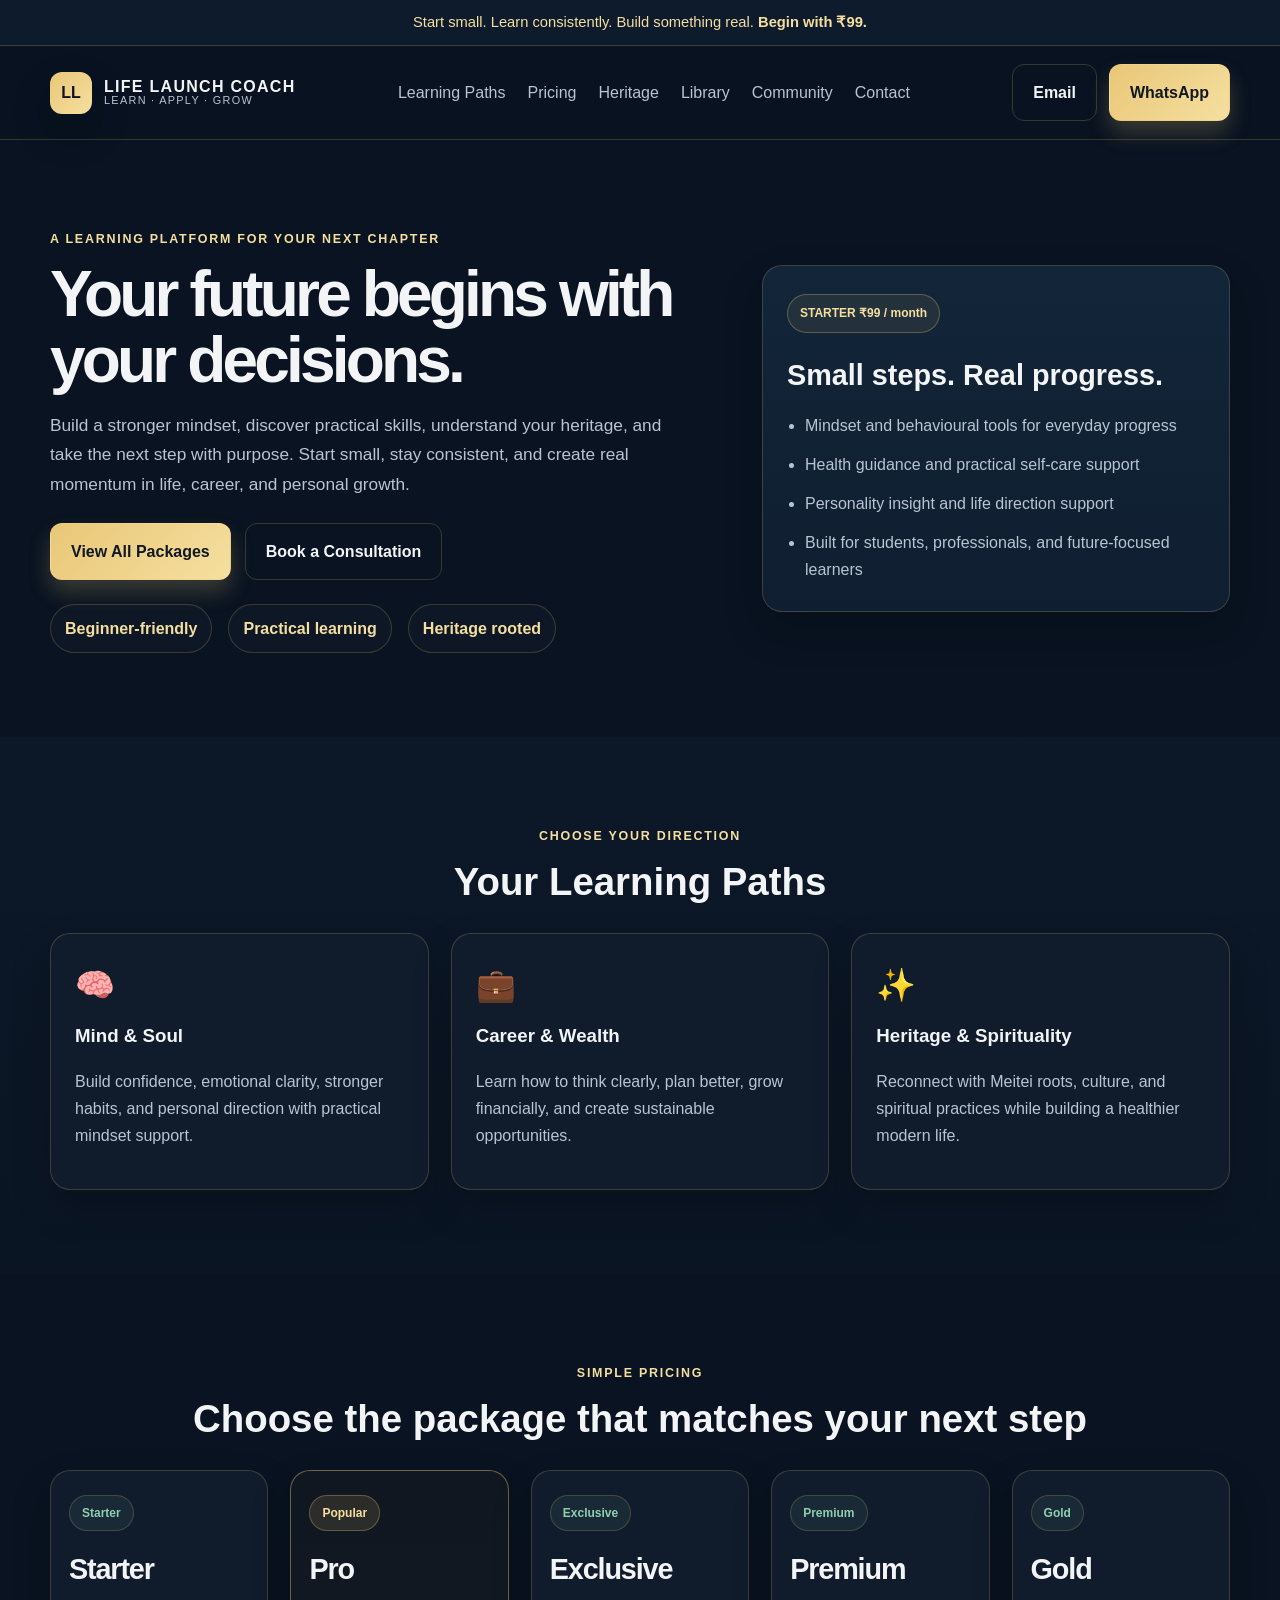
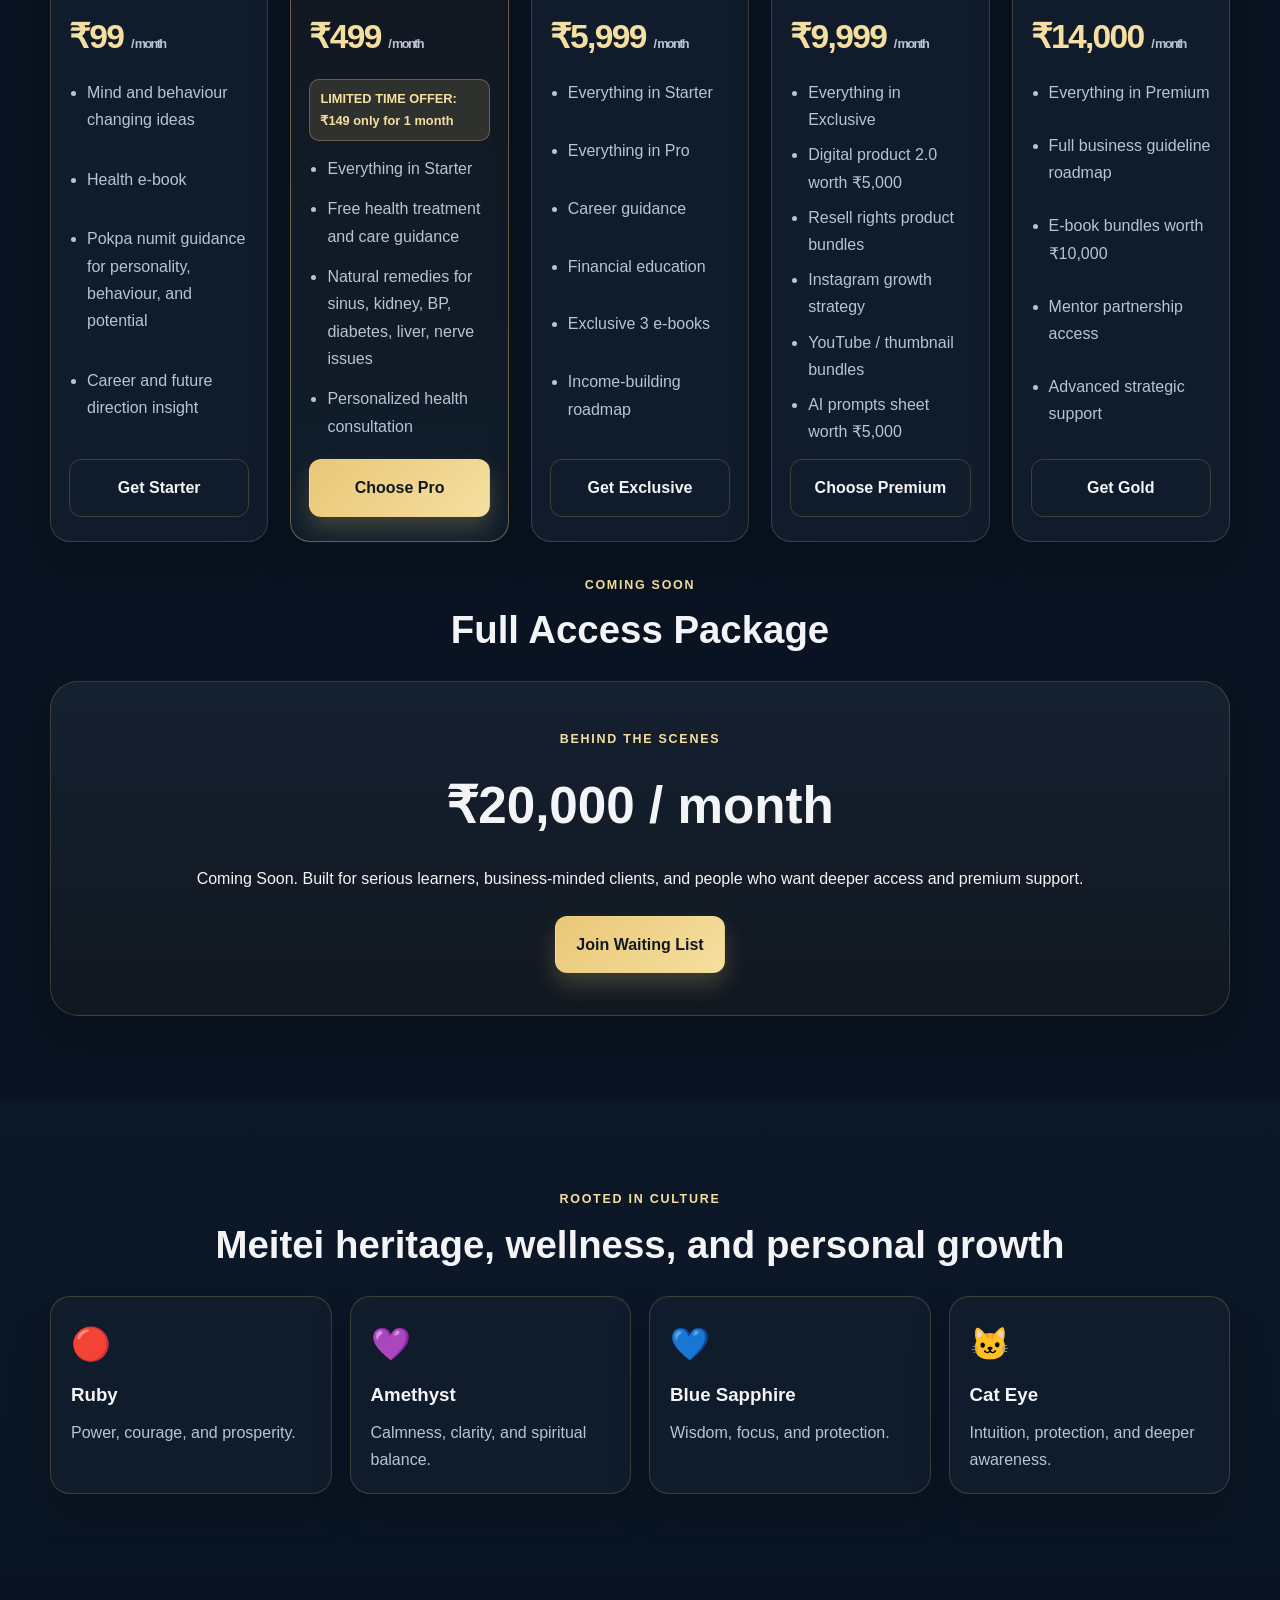
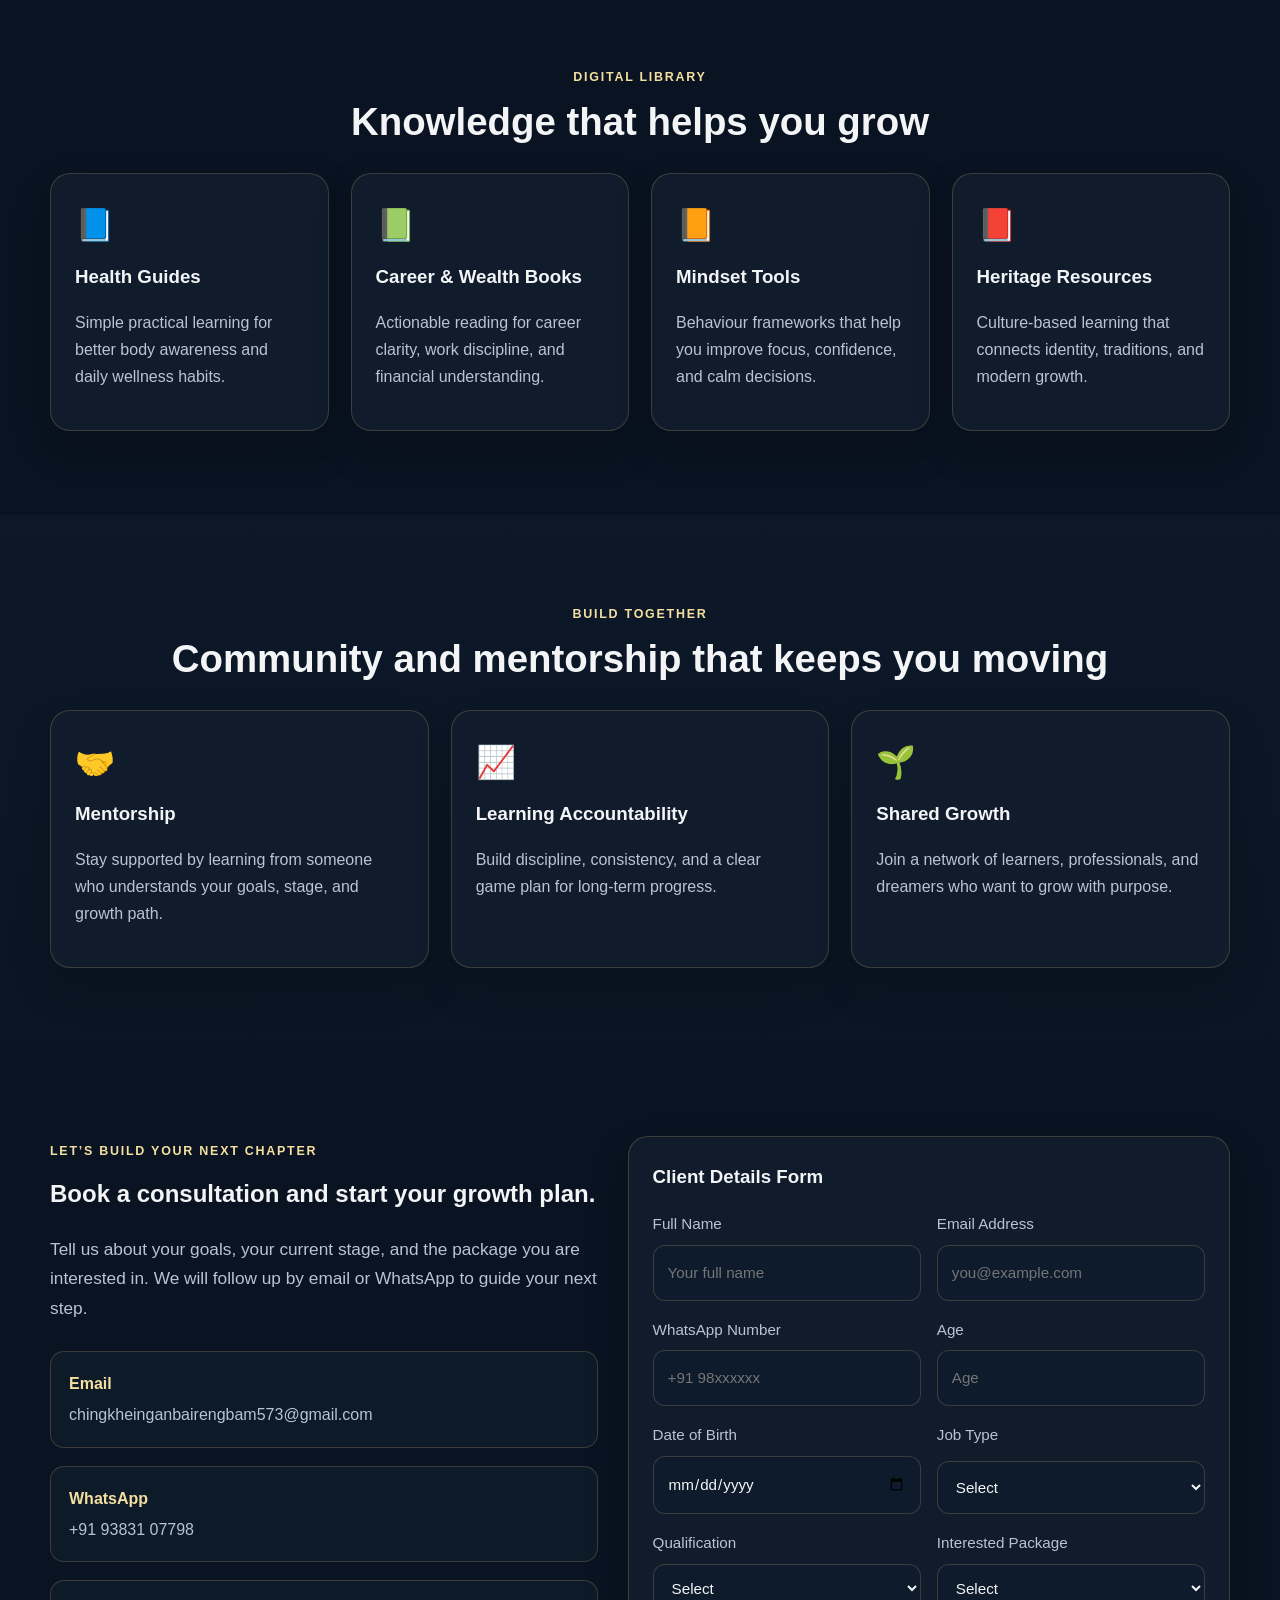
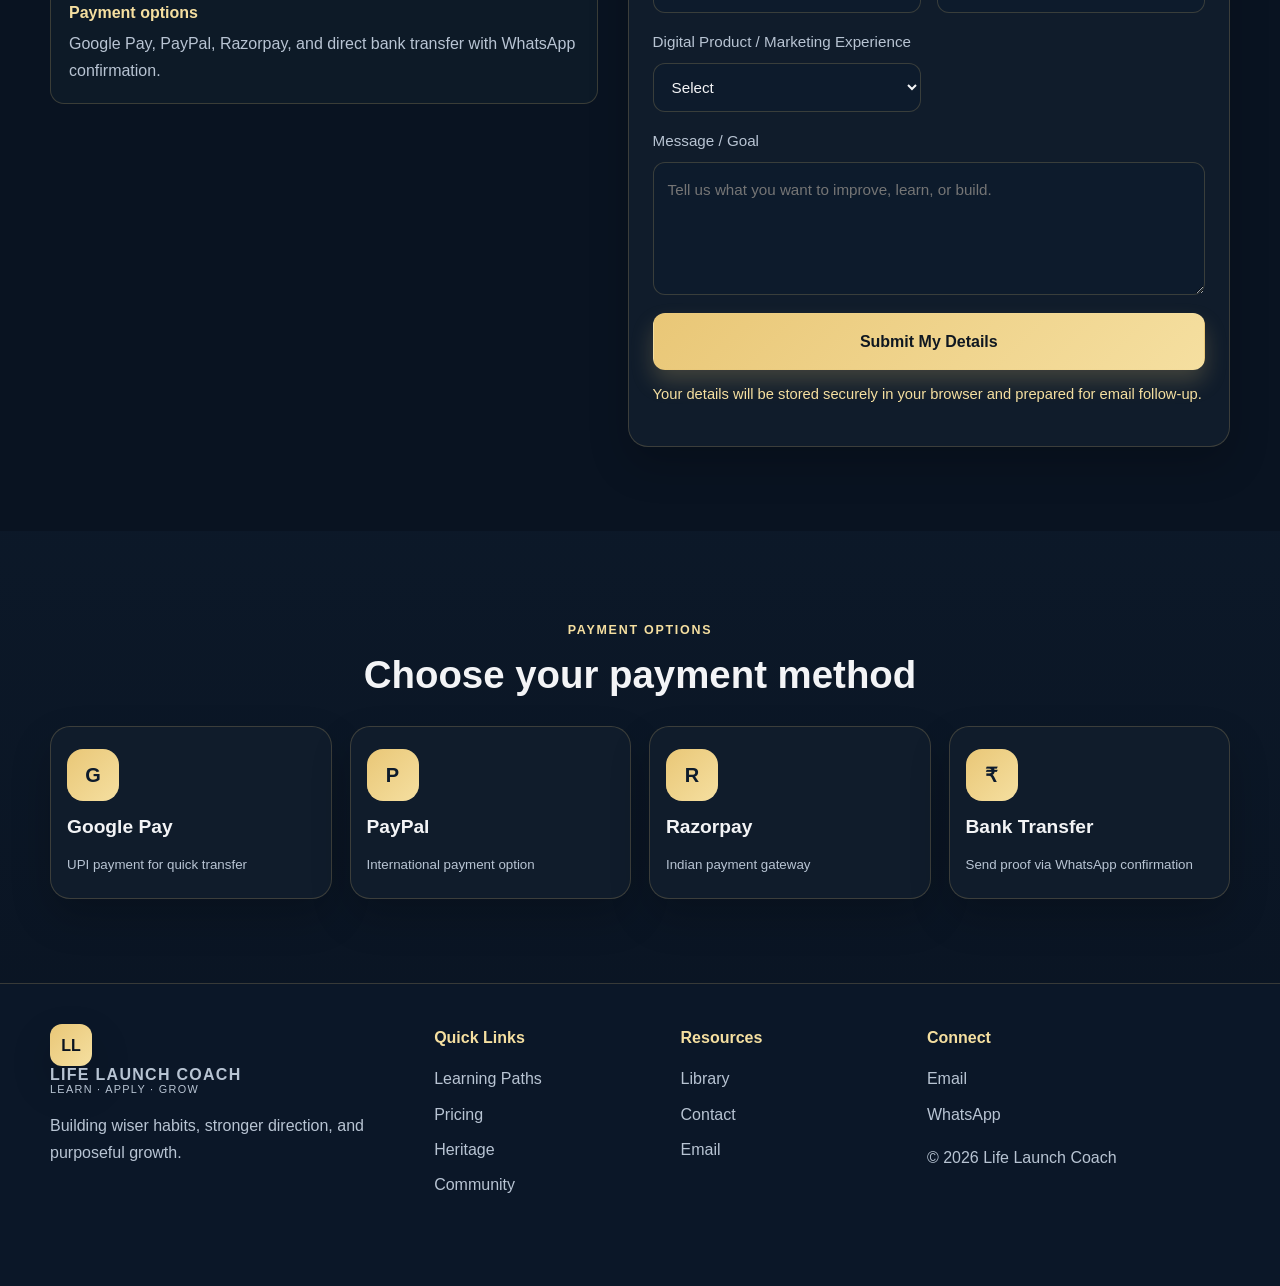
<file: index.html>
<!doctype html>
<html lang="en">
<head>
  <meta charset="utf-8">
  <meta name="viewport" content="width=device-width, initial-scale=1">
  <meta name="theme-color" content="#0a1423">
  <meta name="description" content="Life Launch Coach helps you build mindset, practical skills, financial direction, heritage awareness, and confident growth.">
  <title>Life Launch Coach | Learn. Apply. Grow.</title>
  <link rel="stylesheet" href="style.css">
  <style>
    :root {
      --bg: #091321;
      --panel: #101f32;
      --panel-strong: #14263b;
      --gold: #e9c777;
      --gold-soft: #f5dfa0;
      --text: #f3f4f6;
      --muted: #b8c4d3;
      --line: rgba(233, 199, 119, 0.2);
      --green: #8fcfb1;
      --max: 1180px;
      --radius: 20px;
      --shadow: 0 18px 40px rgba(0, 0, 0, 0.2);
    }

    * { box-sizing: border-box; }
    html { scroll-behavior: smooth; }
    body {
      margin: 0;
      background: var(--bg);
      color: var(--text);
      font: 16px/1.7 "Segoe UI", Arial, sans-serif;
    }
    a { color: inherit; text-decoration: none; }
    img { max-width: 100%; display: block; }
    button, input, select, textarea { font: inherit; }
    .wrap { width: min(var(--max), calc(100% - 32px)); margin: 0 auto; }
    .section { padding: 84px 0; }
    .section.alt { background: linear-gradient(180deg, rgba(20,38,59,0.28), rgba(20,38,59,0.1)); }
    .center { text-align: center; }
    .eyebrow {
      display: inline-block;
      margin: 0 0 12px;
      color: var(--gold-soft);
      font-size: .78rem;
      letter-spacing: .14em;
      text-transform: uppercase;
      font-weight: 700;
    }
    h1, h2, h3, h4, h5 { margin-top: 0; }
    .topline {
      background: #0d1b2c;
      border-bottom: 1px solid var(--line);
      color: var(--gold-soft);
      text-align: center;
      font-size: .92rem;
      padding: 10px 14px;
    }
    .site-header {
      position: sticky;
      top: 0;
      z-index: 20;
      backdrop-filter: blur(12px);
      background: rgba(9,19,33,0.9);
      border-bottom: 1px solid var(--line);
    }
    .site-header-inner {
      display: flex;
      align-items: center;
      justify-content: space-between;
      gap: 18px;
      padding: 18px 0;
    }
    .brand { display: flex; align-items: center; gap: 12px; }
    .brand-mark {
      width: 42px; height: 42px; border-radius: 12px;
      display: grid; place-items: center;
      background: linear-gradient(135deg, var(--gold), var(--gold-soft));
      color: #091321; font-weight: 800; box-shadow: var(--shadow);
    }
    .brand-text { display: flex; flex-direction: column; line-height: 1.1; }
    .brand-text strong { font-size: 1rem; letter-spacing: .08em; }
    .brand-text small { font-size: .68rem; color: var(--muted); letter-spacing: .12em; }
    .nav { display: flex; align-items: center; gap: 22px; color: var(--muted); }
    .nav a { transition: .2s ease; }
    .nav a:hover { color: var(--gold-soft); }
    .header-actions { display: flex; align-items: center; gap: 12px; }
    .btn {
      display: inline-flex;
      align-items: center;
      justify-content: center;
      border-radius: 12px;
      padding: 14px 20px;
      border: 1px solid transparent;
      font-weight: 700;
      transition: .2s ease;
      cursor: pointer;
    }
    .btn:hover { transform: translateY(-1px); }
    .btn-gold {
      background: linear-gradient(135deg, var(--gold), var(--gold-soft));
      color: #101821;
      box-shadow: 0 12px 22px rgba(233,199,119,0.22);
    }
    .btn-light {
      background: rgba(255, 255, 255, 0.04);
      border-color: var(--line);
      color: var(--text);
    }
    .btn-outline {
      background: transparent;
      border-color: var(--line);
      color: var(--text);
    }
    .hero-grid {
      display: grid;
      grid-template-columns: 1.3fr .9fr;
      gap: 36px;
      align-items: center;
    }
    .hero-copy h1 {
      margin: 0 0 18px;
      font-size: clamp(2.6rem, 5vw, 5rem);
      line-height: 1.02;
      letter-spacing: -0.06em;
    }
    .lead {
      color: var(--muted);
      font-size: 1.08rem;
      max-width: 640px;
    }
    .hero-actions { display: flex; gap: 14px; flex-wrap: wrap; margin-top: 24px; }
    .trust-row {
      display: flex; gap: 16px; flex-wrap: wrap; margin-top: 24px;
      color: var(--gold-soft); font-weight: 600;
    }
    .trust-row span {
      padding: 10px 14px; border: 1px solid var(--line); border-radius: 999px;
      background: rgba(255,255,255,0.02);
    }
    .hero-panel {
      background: linear-gradient(180deg, rgba(20,38,59,0.95), rgba(16,31,50,0.95));
      border: 1px solid var(--line);
      border-radius: var(--radius);
      padding: 28px 24px;
      box-shadow: var(--shadow);
    }
    .mini-badge {
      display: inline-block; padding: 8px 12px; border-radius: 999px;
      border: 1px solid rgba(233,199,119,0.3); color: var(--gold-soft);
      background: rgba(233,199,119,0.08); font-size: .75rem; font-weight: 700;
    }
    .hero-panel h3 { margin: 18px 0 12px; font-size: 1.8rem; }
    .bullet-list { margin: 0; padding-left: 18px; color: var(--muted); display: grid; gap: 12px; }

    .section-head { margin-bottom: 30px; }
    .section-head h2 { margin: 0; font-size: clamp(2rem, 3vw, 3.2rem); line-height: 1.12; }

    .card-grid, .pricing-grid, .steps-grid, .notice-grid, .featured-grid {
      display: grid; gap: 22px;
    }
    .three-col { grid-template-columns: repeat(3, 1fr); }
    .pricing-grid { grid-template-columns: repeat(5, minmax(0, 1fr)); }
    .steps-grid { grid-template-columns: repeat(3, 1fr); }
    .featured-grid { grid-template-columns: repeat(4, 1fr); }

    .info-card, .step-box, .notice-box, .pricing-card, .contact-card, .stone-card, .payment-card {
      background: rgba(17,30,44,0.96);
      border: 1px solid var(--line);
      border-radius: var(--radius);
      box-shadow: var(--shadow);
    }
    .info-card, .step-box, .notice-box { padding: 24px; }
    .card-icon { font-size: 2rem; margin-bottom: 8px; }
    .info-card h3, .step-box h3, .notice-box h3 { margin: 0 0 10px; }
    .info-card p, .step-box p, .notice-box p, .legal-content p { color: var(--muted); }

    .pricing-card {
      position: relative;
      padding: 24px 18px;
      display: flex;
      flex-direction: column;
      gap: 14px;
      min-height: 100%;
    }
    .pricing-card.featured { border-color: rgba(233,199,119,0.42); background: linear-gradient(180deg, rgba(18,24,32,0.96), rgba(17,30,44,0.96)); }
    .pill {
      align-self: flex-start;
      padding: 7px 12px;
      border-radius: 999px;
      background: rgba(143,207,177,0.08);
      border: 1px solid var(--line);
      color: var(--green);
      font-size: .75rem;
      font-weight: 700;
    }
    .pill-gold {
      background: rgba(233,199,119,0.12);
      color: var(--gold-soft);
      border-color: rgba(233,199,119,0.3);
    }
    .pricing-card h3 { margin: 0; font-size: 1.8rem; letter-spacing: -0.04em; }
    .pricing-card ul { margin: 0; padding-left: 18px; color: var(--muted); display: grid; gap: 8px; flex: 1; }
    .price-tag {
      font-size: 2.1rem; font-weight: 800; letter-spacing: -0.05em;
      color: var(--gold-soft);
    }
    .price-tag small { font-size: .8rem; color: var(--muted); }
    .offer-banner {
      display: inline-block; padding: 8px 10px; border-radius: 10px;
      background: rgba(233,199,119,0.14); border: 1px solid rgba(233,199,119,0.32);
      color: var(--gold-soft); font-weight: 700; font-size: .8rem;
    }
    .cta-box {
      text-align: center;
      background: linear-gradient(180deg, rgba(22,33,49,0.94), rgba(18,24,32,0.94));
      border: 1px solid var(--line);
      border-radius: 28px;
      padding: 42px 28px;
      box-shadow: var(--shadow);
    }
    .cta-box h2 { margin: 0 0 12px; font-size: clamp(2rem, 4vw, 3.2rem); }
    .contact-layout { display: grid; grid-template-columns: 1fr 1.1fr; gap: 30px; align-items: start; }
    .contact-points { display: grid; gap: 18px; margin-top: 28px; }
    .contact-item {
      padding: 18px; background: rgba(17,30,44,0.7); border: 1px solid var(--line); border-radius: 14px;
    }
    .contact-item strong { display: block; margin-bottom: 4px; color: var(--gold-soft); }
    .contact-item a, .contact-item p { color: var(--muted); margin: 0; }
    .contact-card { padding: 24px; }
    .contact-card h3 { margin: 0 0 18px; }
    .form-grid { display: grid; grid-template-columns: repeat(2, minmax(0, 1fr)); gap: 16px; }
    .contact-card label {
      display: grid; gap: 8px; color: var(--muted); margin-bottom: 0;
      font-size: .95rem;
    }
    .contact-card input, .contact-card select, .contact-card textarea {
      width: 100%; padding: 14px 14px; border-radius: 12px; border: 1px solid var(--line);
      background: #0d1b2c; color: var(--text); outline: none;
    }
    .contact-card input:focus, .contact-card select:focus, .contact-card textarea:focus {
      border-color: rgba(233,199,119,0.6); box-shadow: 0 0 0 2px rgba(233,199,119,0.08);
    }
    .full-width { grid-column: 1 / -1; }
    .full-width-btn { width: 100%; margin-top: 18px; }
    .form-status { margin-top: 12px; color: var(--gold-soft); font-size: .92rem; }
    .payment-grid { display: grid; grid-template-columns: repeat(4, minmax(0, 1fr)); gap: 18px; }
    .payment-card {
      display: flex; flex-direction: column; gap: 10px; padding: 22px 16px; color: var(--text); text-align: left;
    }
    .payment-icon {
      width: 52px; height: 52px; display: grid; place-items: center;
      border-radius: 16px; color: #0d1b2c; background: linear-gradient(135deg, var(--gold), var(--gold-soft));
      font-weight: 800; font-size: 1.25rem;
    }
    .payment-card strong { font-size: 1.2rem; }
    .payment-card small { color: var(--muted); }
    .stone-grid { display: grid; gap: 18px; grid-template-columns: repeat(4, minmax(0, 1fr)); }
    .stone-card { padding: 20px; }
    .stone-card .gem { font-size: 2rem; margin-bottom: 8px; }
    .stone-card h3 { margin: 0 0 8px; }
    .stone-card p { margin: 0; color: var(--muted); }
    .site-footer { padding: 40px 0 80px; border-top: 1px solid var(--line); background: #0b1728; }
    .footer-grid { display: grid; grid-template-columns: 1.3fr .8fr .8fr 1.1fr; gap: 26px; }
    .site-footer h4 { margin: 0 0 14px; color: var(--gold-soft); }
    .site-footer a { display: block; color: var(--muted); margin-bottom: 8px; }
    .site-footer p { color: var(--muted); }
    @media (max-width: 980px) {
      .hero-grid, .contact-layout, .pricing-grid, .payment-grid, .stone-grid, .footer-grid { grid-template-columns: 1fr 1fr; }
      .nav { display: none; }
      .pricing-grid { grid-template-columns: repeat(2, minmax(0, 1fr)); }
    }
    @media (max-width: 680px) {
      .section { padding: 68px 0; }
      .hero-grid, .contact-layout, .pricing-grid, .payment-grid, .stone-grid, .footer-grid, .form-grid { grid-template-columns: 1fr; }
      .header-actions { width: 100%; }
      .header-actions .btn { flex: 1; }
      .hero-actions { display: grid; grid-template-columns: 1fr; }
      .btn { width: 100%; }
      .pricing-grid { grid-template-columns: 1fr; }
    }
  </style>
</head>
<body>
  <div class="topline">Start small. Learn consistently. Build something real. <strong>Begin with ₹99.</strong></div>

  <header class="site-header">
    <div class="wrap site-header-inner">
      <a class="brand" href="#home" aria-label="Life Launch Coach home">
        <span class="brand-mark">LL</span>
        <span class="brand-text">
          <strong>LIFE LAUNCH COACH</strong>
          <small>LEARN · APPLY · GROW</small>
        </span>
      </a>

      <nav class="nav" aria-label="Main navigation">
        <a href="#paths">Learning Paths</a>
        <a href="#pricing">Pricing</a>
        <a href="#heritage">Heritage</a>
        <a href="#library">Library</a>
        <a href="#community">Community</a>
        <a href="#contact">Contact</a>
      </nav>

      <div class="header-actions">
        <a class="btn btn-outline" href="mailto:chingkheinganbairengbam573@gmail.com">Email</a>
        <a class="btn btn-gold" href="https://wa.me/919383107798?text=Hello%20Life%20Launch%20Coach%2C%20I%20want%20to%20know%20more%20about%20your%20packages." target="_blank" rel="noreferrer">WhatsApp</a>
      </div>
    </div>
  </header>

  <main id="home">
    <section class="section">
      <div class="wrap hero-grid">
        <div class="hero-copy">
          <div class="eyebrow">A learning platform for your next chapter</div>
          <h1>Your future begins with your decisions.</h1>
          <p class="lead">Build a stronger mindset, discover practical skills, understand your heritage, and take the next step with purpose. Start small, stay consistent, and create real momentum in life, career, and personal growth.</p>
          <div class="hero-actions">
            <a class="btn btn-gold" href="#pricing">View All Packages</a>
            <a class="btn btn-outline" href="#contact">Book a Consultation</a>
          </div>
          <div class="trust-row">
            <span>Beginner-friendly</span>
            <span>Practical learning</span>
            <span>Heritage rooted</span>
          </div>
        </div>

        <aside class="hero-panel">
          <span class="mini-badge">STARTER ₹99 / month</span>
          <h3>Small steps. Real progress.</h3>
          <ul class="bullet-list">
            <li>Mindset and behavioural tools for everyday progress</li>
            <li>Health guidance and practical self-care support</li>
            <li>Personality insight and life direction support</li>
            <li>Built for students, professionals, and future-focused learners</li>
          </ul>
        </aside>
      </div>
    </section>

    <section class="section alt" id="paths">
      <div class="wrap">
        <div class="section-head center">
          <div class="eyebrow">Choose your direction</div>
          <h2>Your Learning Paths</h2>
        </div>

        <div class="card-grid three-col">
          <article class="info-card">
            <div class="card-icon">🧠</div>
            <h3>Mind &amp; Soul</h3>
            <p>Build confidence, emotional clarity, stronger habits, and personal direction with practical mindset support.</p>
          </article>

          <article class="info-card">
            <div class="card-icon">💼</div>
            <h3>Career &amp; Wealth</h3>
            <p>Learn how to think clearly, plan better, grow financially, and create sustainable opportunities.</p>
          </article>

          <article class="info-card">
            <div class="card-icon">✨</div>
            <h3>Heritage &amp; Spirituality</h3>
            <p>Reconnect with Meitei roots, culture, and spiritual practices while building a healthier modern life.</p>
          </article>
        </div>
      </div>
    </section>

    <section class="section" id="pricing">
      <div class="wrap">
        <div class="section-head center">
          <div class="eyebrow">Simple pricing</div>
          <h2>Choose the package that matches your next step</h2>
        </div>

        <div class="pricing-grid">
          <article class="pricing-card">
            <span class="pill">Starter</span>
            <h3>Starter</h3>
            <div class="price-tag">₹99 <small>/ month</small></div>
            <ul>
              <li>Mind and behaviour changing ideas</li>
              <li>Health e-book</li>
              <li>Pokpa numit guidance for personality, behaviour, and potential</li>
              <li>Career and future direction insight</li>
            </ul>
            <a class="btn btn-outline" href="#contact">Get Starter</a>
          </article>

          <article class="pricing-card featured">
            <span class="pill pill-gold">Popular</span>
            <h3>Pro</h3>
            <div class="price-tag">₹499 <small>/ month</small></div>
            <div class="offer-banner">LIMITED TIME OFFER: ₹149 only for 1 month</div>
            <ul>
              <li>Everything in Starter</li>
              <li>Free health treatment and care guidance</li>
              <li>Natural remedies for sinus, kidney, BP, diabetes, liver, nerve issues</li>
              <li>Personalized health consultation</li>
            </ul>
            <a class="btn btn-gold" href="#contact">Choose Pro</a>
          </article>

          <article class="pricing-card">
            <span class="pill">Exclusive</span>
            <h3>Exclusive</h3>
            <div class="price-tag">₹5,999 <small>/ month</small></div>
            <ul>
              <li>Everything in Starter</li>
              <li>Everything in Pro</li>
              <li>Career guidance</li>
              <li>Financial education</li>
              <li>Exclusive 3 e-books</li>
              <li>Income-building roadmap</li>
            </ul>
            <a class="btn btn-outline" href="#contact">Get Exclusive</a>
          </article>

          <article class="pricing-card">
            <span class="pill">Premium</span>
            <h3>Premium</h3>
            <div class="price-tag">₹9,999 <small>/ month</small></div>
            <ul>
              <li>Everything in Exclusive</li>
              <li>Digital product 2.0 worth ₹5,000</li>
              <li>Resell rights product bundles</li>
              <li>Instagram growth strategy</li>
              <li>YouTube / thumbnail bundles</li>
              <li>AI prompts sheet worth ₹5,000</li>
            </ul>
            <a class="btn btn-outline" href="#contact">Choose Premium</a>
          </article>

          <article class="pricing-card">
            <span class="pill">Gold</span>
            <h3>Gold</h3>
            <div class="price-tag">₹14,000 <small>/ month</small></div>
            <ul>
              <li>Everything in Premium</li>
              <li>Full business guideline roadmap</li>
              <li>E-book bundles worth ₹10,000</li>
              <li>Mentor partnership access</li>
              <li>Advanced strategic support</li>
            </ul>
            <a class="btn btn-outline" href="#contact">Get Gold</a>
          </article>
        </div>

        <div class="section-head center" style="margin-top: 28px;">
          <div class="eyebrow">Coming soon</div>
          <h2>Full Access Package</h2>
        </div>

        <div class="cta-box" style="margin-top: 20px;">
          <div class="eyebrow">Behind the scenes</div>
          <h2>₹20,000 / month</h2>
          <p>Coming Soon. Built for serious learners, business-minded clients, and people who want deeper access and premium support.</p>
          <div class="hero-actions" style="justify-content: center;">
            <a class="btn btn-gold" href="#contact">Join Waiting List</a>
          </div>
        </div>
      </div>
    </section>

    <section class="section alt" id="heritage">
      <div class="wrap">
        <div class="section-head center">
          <div class="eyebrow">Rooted in culture</div>
          <h2>Meitei heritage, wellness, and personal growth</h2>
        </div>

        <div class="stone-grid">
          <div class="stone-card">
            <div class="gem">🔴</div>
            <h3>Ruby</h3>
            <p>Power, courage, and prosperity.</p>
          </div>
          <div class="stone-card">
            <div class="gem">💜</div>
            <h3>Amethyst</h3>
            <p>Calmness, clarity, and spiritual balance.</p>
          </div>
          <div class="stone-card">
            <div class="gem">💙</div>
            <h3>Blue Sapphire</h3>
            <p>Wisdom, focus, and protection.</p>
          </div>
          <div class="stone-card">
            <div class="gem">🐱</div>
            <h3>Cat Eye</h3>
            <p>Intuition, protection, and deeper awareness.</p>
          </div>
        </div>
      </div>
    </section>

    <section class="section" id="library">
      <div class="wrap">
        <div class="section-head center">
          <div class="eyebrow">Digital library</div>
          <h2>Knowledge that helps you grow</h2>
        </div>

        <div class="featured-grid">
          <article class="info-card">
            <div class="card-icon">📘</div>
            <h3>Health Guides</h3>
            <p>Simple practical learning for better body awareness and daily wellness habits.</p>
          </article>
          <article class="info-card">
            <div class="card-icon">📗</div>
            <h3>Career &amp; Wealth Books</h3>
            <p>Actionable reading for career clarity, work discipline, and financial understanding.</p>
          </article>
          <article class="info-card">
            <div class="card-icon">📙</div>
            <h3>Mindset Tools</h3>
            <p>Behaviour frameworks that help you improve focus, confidence, and calm decisions.</p>
          </article>
          <article class="info-card">
            <div class="card-icon">📕</div>
            <h3>Heritage Resources</h3>
            <p>Culture-based learning that connects identity, traditions, and modern growth.</p>
          </article>
        </div>
      </div>
    </section>

    <section class="section alt" id="community">
      <div class="wrap">
        <div class="section-head center">
          <div class="eyebrow">Build together</div>
          <h2>Community and mentorship that keeps you moving</h2>
        </div>

        <div class="card-grid three-col">
          <article class="info-card">
            <div class="card-icon">🤝</div>
            <h3>Mentorship</h3>
            <p>Stay supported by learning from someone who understands your goals, stage, and growth path.</p>
          </article>
          <article class="info-card">
            <div class="card-icon">📈</div>
            <h3>Learning Accountability</h3>
            <p>Build discipline, consistency, and a clear game plan for long-term progress.</p>
          </article>
          <article class="info-card">
            <div class="card-icon">🌱</div>
            <h3>Shared Growth</h3>
            <p>Join a network of learners, professionals, and dreamers who want to grow with purpose.</p>
          </article>
        </div>
      </div>
    </section>

    <section class="section" id="contact">
      <div class="wrap contact-layout">
        <div class="contact-copy">
          <div class="eyebrow">Let’s build your next chapter</div>
          <h1>Book a consultation and start your growth plan.</h1>
          <p class="lead">Tell us about your goals, your current stage, and the package you are interested in. We will follow up by email or WhatsApp to guide your next step.</p>

          <div class="contact-points">
            <div class="contact-item">
              <strong>Email</strong>
              <a href="mailto:chingkheinganbairengbam573@gmail.com">chingkheinganbairengbam573@gmail.com</a>
            </div>
            <div class="contact-item">
              <strong>WhatsApp</strong>
              <a href="https://wa.me/919383107798?text=Hello%20Life%20Launch%20Coach%2C%20I%20want%20to%20learn%20more%20about%20your%20offers." target="_blank" rel="noreferrer">+91 93831 07798</a>
            </div>
            <div class="contact-item">
              <strong>Payment options</strong>
              <p>Google Pay, PayPal, Razorpay, and direct bank transfer with WhatsApp confirmation.</p>
            </div>
          </div>
        </div>

        <div class="contact-card">
          <h3>Client Details Form</h3>
          <form id="clientForm">
            <div class="form-grid">
              <label>
                Full Name
                <input type="text" name="name" placeholder="Your full name" required>
              </label>

              <label>
                Email Address
                <input type="email" name="email" placeholder="you@example.com" required>
              </label>

              <label>
                WhatsApp Number
                <input type="tel" name="whatsapp" placeholder="+91 98xxxxxx" required>
              </label>

              <label>
                Age
                <input type="number" name="age" min="13" max="100" placeholder="Age" required>
              </label>

              <label>
                Date of Birth
                <input type="date" name="dob" required>
              </label>

              <label>
                Job Type
                <select name="jobType" required>
                  <option value="">Select</option>
                  <option>Student</option>
                  <option>Working Professional</option>
                  <option>Freelancer</option>
                  <option>Business Owner</option>
                  <option>Other</option>
                </select>
              </label>

              <label>
                Qualification
                <select name="qualification" required>
                  <option value="">Select</option>
                  <option>10th Pass</option>
                  <option>12th Pass</option>
                  <option>Graduation</option>
                  <option>Master's Degree</option>
                  <option>Other</option>
                </select>
              </label>

              <label>
                Interested Package
                <select name="package" required>
                  <option value="">Select</option>
                  <option>Starter</option>
                  <option>Pro</option>
                  <option>Exclusive</option>
                  <option>Premium</option>
                  <option>Gold</option>
                  <option>Full Access (Coming Soon)</option>
                </select>
              </label>

              <label>
                Digital Product / Marketing Experience
                <select name="experience" required>
                  <option value="">Select</option>
                  <option>Yes</option>
                  <option>No</option>
                  <option>Learning</option>
                </select>
              </label>

              <label class="full-width">
                Message / Goal
                <textarea name="message" rows="4" placeholder="Tell us what you want to improve, learn, or build."></textarea>
              </label>
            </div>

            <button class="btn btn-gold full-width-btn" type="submit">Submit My Details</button>
            <p id="formStatus" class="form-status">Your details will be stored securely in your browser and prepared for email follow-up.</p>
          </form>
        </div>
      </div>
    </section>

    <section class="section alt">
      <div class="wrap">
        <div class="section-head center">
          <div class="eyebrow">Payment options</div>
          <h2>Choose your payment method</h2>
        </div>

        <div class="payment-grid">
          <a class="payment-card" href="https://pay.google.com/" target="_blank" rel="noreferrer">
            <span class="payment-icon">G</span>
            <strong>Google Pay</strong>
            <small>UPI payment for quick transfer</small>
          </a>

          <a class="payment-card" href="https://www.paypal.com/in/home" target="_blank" rel="noreferrer">
            <span class="payment-icon">P</span>
            <strong>PayPal</strong>
            <small>International payment option</small>
          </a>

          <a class="payment-card" href="https://razorpay.com/" target="_blank" rel="noreferrer">
            <span class="payment-icon">R</span>
            <strong>Razorpay</strong>
            <small>Indian payment gateway</small>
          </a>

          <a class="payment-card" href="https://wa.me/919383107798?text=Hello%20Life%20Launch%20Coach%2C%20I%20want%20to%20confirm%20my%20bank%20transfer%20and%20WhatsApp%20confirmation." target="_blank" rel="noreferrer">
            <span class="payment-icon">₹</span>
            <strong>Bank Transfer</strong>
            <small>Send proof via WhatsApp confirmation</small>
          </a>
        </div>
      </div>
    </section>
  </main>

  <footer class="site-footer">
    <div class="wrap footer-grid">
      <div>
        <a class="brand" href="#home" aria-label="Life Launch Coach home">
          <span class="brand-mark">LL</span>
          <span class="brand-text">
            <strong>LIFE LAUNCH COACH</strong>
            <small>LEARN · APPLY · GROW</small>
          </span>
        </a>
        <p>Building wiser habits, stronger direction, and purposeful growth.</p>
      </div>

      <div>
        <h4>Quick Links</h4>
        <a href="#paths">Learning Paths</a>
        <a href="#pricing">Pricing</a>
        <a href="#heritage">Heritage</a>
        <a href="#community">Community</a>
      </div>

      <div>
        <h4>Resources</h4>
        <a href="#library">Library</a>
        <a href="#contact">Contact</a>
        <a href="mailto:chingkheinganbairengbam573@gmail.com">Email</a>
      </div>

      <div>
        <h4>Connect</h4>
        <a href="mailto:chingkheinganbairengbam573@gmail.com">Email</a>
        <a href="https://wa.me/919383107798?text=Hello%20Life%20Launch%20Coach" target="_blank" rel="noreferrer">WhatsApp</a>
        <p>© 2026 Life Launch Coach</p>
      </div>
    </div>
  </footer>

  <script>
    (function () {
      const form = document.getElementById('clientForm');
      const status = document.getElementById('formStatus');
      const storageKey = 'life-launch-coach-client-details';

      if (form) {
        form.addEventListener('submit', function (event) {
          event.preventDefault();

          const formData = Object.fromEntries(new FormData(form).entries());
          const existing = JSON.parse(localStorage.getItem(storageKey) || '[]');
          existing.unshift({ ...formData, submittedAt: new Date().toISOString() });
          localStorage.setItem(storageKey, JSON.stringify(existing));

          const emailBody = [
            'Name: ' + formData.name,
            'Email: ' + formData.email,
            'WhatsApp Number: ' + formData.whatsapp,
            'Age: ' + formData.age,
            'Date of Birth: ' + formData.dob,
            'Job Type: ' + formData.jobType,
            'Qualification: ' + formData.qualification,
            'Interested Package: ' + formData.package,
            'Digital Product / Marketing Experience: ' + formData.experience,
            '',
            'Message / Goal:',
            formData.message || 'No message provided.'
          ].join('\n');

          status.textContent = 'Your details were saved locally and a message draft has been opened for email follow-up.';
          const subject = encodeURIComponent('Life Launch Coach enquiry: ' + formData.name);
          window.location.href = 'mailto:chingkheinganbairengbam573@gmail.com?subject=' + subject + '&body=' + encodeURIComponent(emailBody);
        });
      }
    })();
  </script>
</body>
</html>
</file>
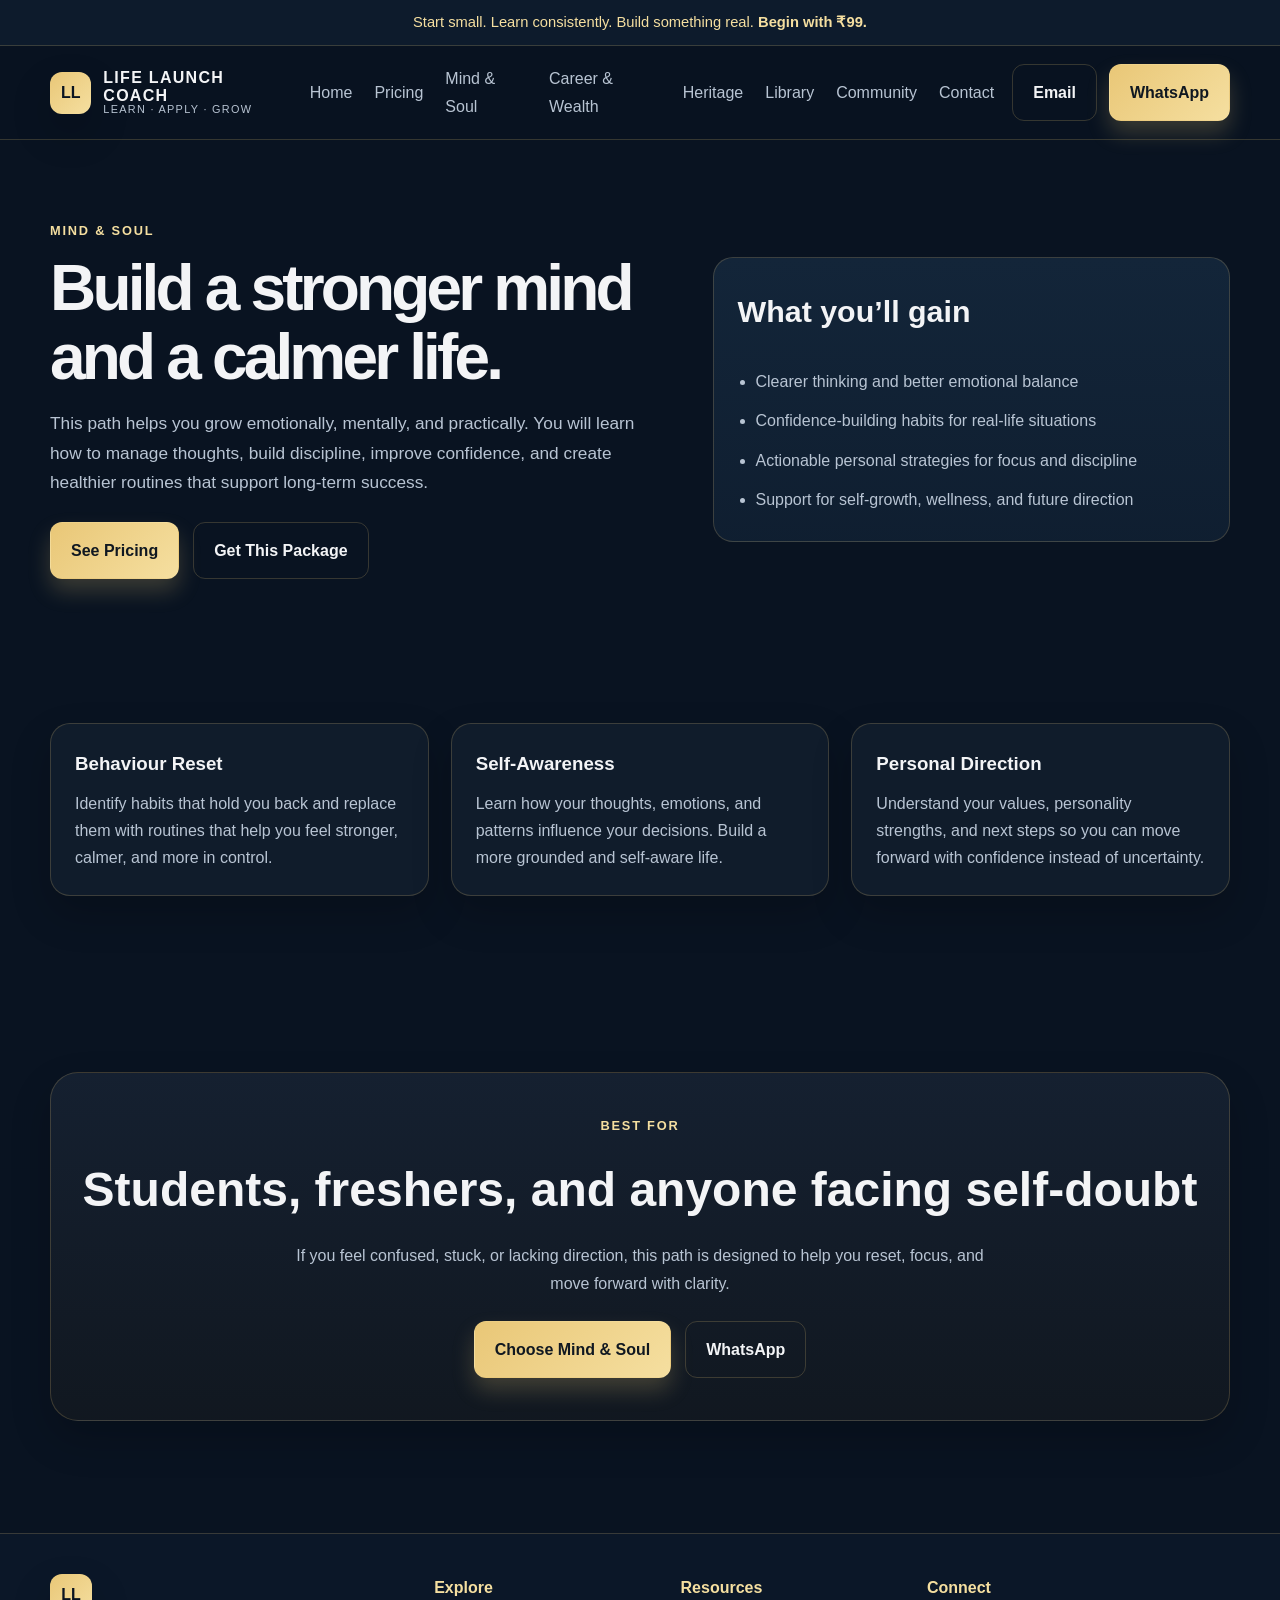
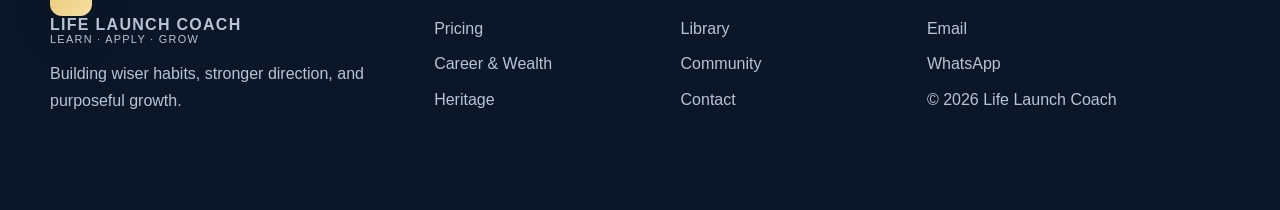
<file: mind-soul.html>
<!doctype html>
<html lang="en">
<head>
  <meta charset="utf-8">
  <meta name="viewport" content="width=device-width, initial-scale=1">
  <title>Mind & Soul | Life Launch Coach</title>
  <meta name="description" content="Mindset and behavioural coaching for clarity, confidence, emotional strength, and personal growth.">
  <link rel="stylesheet" href="style.css">
  <style>
    body { margin:0; background:#091321; color:#f3f4f6; font:16px/1.7 'Segoe UI', Arial, sans-serif; }
    a { color:inherit; text-decoration:none; }
    * { box-sizing:border-box; }
    .wrap { width:min(1180px, calc(100% - 32px)); margin:0 auto; }
    .topline { background:#0d1b2c; border-bottom:1px solid rgba(233,199,119,.2); color:#f5dfa0; text-align:center; font-size:.92rem; padding:10px 14px; }
    .site-header { position:sticky; top:0; z-index:10; background:rgba(9,19,33,.9); border-bottom:1px solid rgba(233,199,119,.2); backdrop-filter:blur(12px); }
    .site-header-inner { display:flex; justify-content:space-between; align-items:center; gap:18px; padding:18px 0; }
    .brand { display:flex; align-items:center; gap:12px; }
    .brand-mark { width:42px; height:42px; border-radius:12px; display:grid; place-items:center; background:linear-gradient(135deg,#e9c777,#f5dfa0); color:#091321; font-weight:800; }
    .brand-text { display:flex; flex-direction:column; line-height:1.1; }
    .brand-text strong { letter-spacing:.08em; font-size:1rem; }
    .brand-text small { font-size:.68rem; color:#b8c4d3; letter-spacing:.12em; }
    .nav { display:flex; gap:22px; color:#b8c4d3; }
    .nav a:hover { color:#f5dfa0; }
    .header-actions { display:flex; gap:12px; }
    .btn { display:inline-flex; align-items:center; justify-content:center; border-radius:12px; padding:14px 20px; border:1px solid transparent; font-weight:700; }
    .btn-gold { background:linear-gradient(135deg,#e9c777,#f5dfa0); color:#101821; box-shadow:0 12px 22px rgba(233,199,119,.22); }
    .btn-outline { border-color:rgba(233,199,119,.2); color:#f3f4f6; background:transparent; }
    .section { padding:72px 0; }
    .hero { padding-top:80px; }
    .hero-grid { display:grid; grid-template-columns:1.1fr .9fr; gap:30px; align-items:center; }
    .eyebrow { color:#f5dfa0; font-size:.8rem; letter-spacing:.14em; text-transform:uppercase; font-weight:700; }
    h1 { font-size:clamp(2.4rem, 5vw, 4.2rem); line-height:1.08; letter-spacing:-.06em; margin:10px 0 16px; }
    .lead { color:#b8c4d3; max-width:620px; }
    .btn-row { display:flex; flex-wrap:wrap; gap:14px; margin-top:24px; }
    .panel { background:linear-gradient(180deg, rgba(20,38,59,.95), rgba(16,31,50,.95)); border:1px solid rgba(233,199,119,.2); border-radius:20px; padding:28px 24px; }
    .panel h3 { margin-top:0; font-size:1.9rem; }
    .bullet-list { margin:0; padding-left:18px; color:#b8c4d3; display:grid; gap:12px; }
    .grid { display:grid; grid-template-columns:repeat(3, minmax(0,1fr)); gap:22px; }
    .info-card { background:rgba(17,30,44,.96); border:1px solid rgba(233,199,119,.2); border-radius:20px; padding:24px; }
    .info-card h3 { margin:0 0 10px; }
    .info-card p { color:#b8c4d3; margin:0; }
    .cta-box { margin-top:32px; background:linear-gradient(180deg, rgba(22,33,49,.94), rgba(18,24,32,.94)); border:1px solid rgba(233,199,119,.2); border-radius:28px; text-align:center; padding:42px 28px; }
    .cta-box h2 { margin:0 0 12px; font-size:clamp(2rem,4vw,3rem); }
    .cta-box p { color:#b8c4d3; max-width:700px; margin:0 auto 20px; }
    .site-footer { margin-top:40px; padding:40px 0 80px; background:#0b1728; border-top:1px solid rgba(233,199,119,.2); }
    .footer-grid { display:grid; grid-template-columns:1.3fr .8fr .8fr 1.1fr; gap:26px; }
    .site-footer h4 { margin:0 0 14px; color:#f5dfa0; }
    .site-footer a { display:block; color:#b8c4d3; margin-bottom:8px; }
    @media (max-width:980px){ .hero-grid, .grid, .footer-grid { grid-template-columns:1fr 1fr; } .nav { display:none; } }
    @media (max-width:680px){ .hero-grid, .grid, .footer-grid { grid-template-columns:1fr; } .header-actions { width:100%; } .header-actions .btn { flex:1; } .btn-row { display:grid; grid-template-columns:1fr; } .btn { width:100%; } }
  </style>
</head>
<body>
  <div class="topline">Start small. Learn consistently. Build something real. <strong>Begin with ₹99.</strong></div>

  <header class="site-header">
    <div class="wrap site-header-inner">
      <a class="brand" href="index.html">
        <span class="brand-mark">LL</span>
        <span class="brand-text"><strong>LIFE LAUNCH COACH</strong><small>LEARN · APPLY · GROW</small></span>
      </a>
      <nav class="nav" aria-label="Main navigation">
        <a href="index.html">Home</a>
        <a href="pricing.html">Pricing</a>
        <a href="mind-soul.html">Mind &amp; Soul</a>
        <a href="career-wealth.html">Career &amp; Wealth</a>
        <a href="heritage.html">Heritage</a>
        <a href="library.html">Library</a>
        <a href="community.html">Community</a>
        <a href="contact.html">Contact</a>
      </nav>
      <div class="header-actions">
        <a class="btn btn-outline" href="mailto:chingkheinganbairengbam573@gmail.com">Email</a>
        <a class="btn btn-gold" href="https://wa.me/919383107798?text=Hello%20Life%20Launch%20Coach%2C%20I%20want%20to%20know%20more%20about%20the%20Mind%20%26%20Soul%20program." target="_blank" rel="noreferrer">WhatsApp</a>
      </div>
    </div>
  </header>

  <main>
    <section class="section hero">
      <div class="wrap hero-grid">
        <div>
          <div class="eyebrow">Mind &amp; Soul</div>
          <h1>Build a stronger mind and a calmer life.</h1>
          <p class="lead">This path helps you grow emotionally, mentally, and practically. You will learn how to manage thoughts, build discipline, improve confidence, and create healthier routines that support long-term success.</p>
          <div class="btn-row">
            <a class="btn btn-gold" href="pricing.html">See Pricing</a>
            <a class="btn btn-outline" href="contact.html">Get This Package</a>
          </div>
        </div>
        <div class="panel">
          <h3>What you’ll gain</h3>
          <ul class="bullet-list">
            <li>Clearer thinking and better emotional balance</li>
            <li>Confidence-building habits for real-life situations</li>
            <li>Actionable personal strategies for focus and discipline</li>
            <li>Support for self-growth, wellness, and future direction</li>
          </ul>
        </div>
      </div>
    </section>

    <section class="section">
      <div class="wrap">
        <div class="grid">
          <article class="info-card">
            <h3>Behaviour Reset</h3>
            <p>Identify habits that hold you back and replace them with routines that help you feel stronger, calmer, and more in control.</p>
          </article>
          <article class="info-card">
            <h3>Self-Awareness</h3>
            <p>Learn how your thoughts, emotions, and patterns influence your decisions. Build a more grounded and self-aware life.</p>
          </article>
          <article class="info-card">
            <h3>Personal Direction</h3>
            <p>Understand your values, personality strengths, and next steps so you can move forward with confidence instead of uncertainty.</p>
          </article>
        </div>
      </div>
    </section>

    <section class="section">
      <div class="wrap">
        <div class="cta-box">
          <div class="eyebrow">Best for</div>
          <h2>Students, freshers, and anyone facing self-doubt</h2>
          <p>If you feel confused, stuck, or lacking direction, this path is designed to help you reset, focus, and move forward with clarity.</p>
          <div class="btn-row" style="justify-content:center;">
            <a class="btn btn-gold" href="contact.html">Choose Mind &amp; Soul</a>
            <a class="btn btn-outline" href="https://wa.me/919383107798?text=Hello%20Life%20Launch%20Coach%2C%20I%20want%20to%20know%20more%20about%20the%20Mind%20%26%20Soul%20program." target="_blank" rel="noreferrer">WhatsApp</a>
          </div>
        </div>
      </div>
    </section>
  </main>

  <footer class="site-footer">
    <div class="wrap footer-grid">
      <div>
        <a class="brand" href="index.html">
          <span class="brand-mark">LL</span>
          <span class="brand-text"><strong>LIFE LAUNCH COACH</strong><small>LEARN · APPLY · GROW</small></span>
        </a>
        <p style="color:#b8c4d3; margin-top:14px;">Building wiser habits, stronger direction, and purposeful growth.</p>
      </div>
      <div>
        <h4>Explore</h4>
        <a href="pricing.html">Pricing</a>
        <a href="career-wealth.html">Career &amp; Wealth</a>
        <a href="heritage.html">Heritage</a>
      </div>
      <div>
        <h4>Resources</h4>
        <a href="library.html">Library</a>
        <a href="community.html">Community</a>
        <a href="contact.html">Contact</a>
      </div>
      <div>
        <h4>Connect</h4>
        <a href="mailto:chingkheinganbairengbam573@gmail.com">Email</a>
        <a href="https://wa.me/919383107798?text=Hello%20Life%20Launch%20Coach" target="_blank" rel="noreferrer">WhatsApp</a>
        <p style="color:#b8c4d3; margin-top:8px;">© 2026 Life Launch Coach</p>
      </div>
    </div>
  </footer>
</body>
</html>
</file>
<file: style.css>
@import url('https://fonts.googleapis.com/css2?family=DM+Sans:wght@400;500;700&family=Manrope:wght@500;700;800&display=swap');

:root {
  --bg:#091321;
  --panel:#101f32;
  --panel-strong:#14263b;
  --gold:#e9c777;
  --gold-soft:#f5dfa0;
  --text:#f3f4f6;
  --muted:#b8c4d3;
  --line:rgba(233,199,119,0.2);
  --green:#8fcfb1;
  --max:1160px;
  --radius:18px;
  --shadow:0 18px 40px rgba(0,0,0,0.2);
}

*{box-sizing:border-box}
html{scroll-behavior:smooth}
body{
  margin:0;
  background:var(--bg);
  color:var(--text);
  font:16px/1.7 "DM Sans", Arial, sans-serif;
}

a{color:inherit;text-decoration:none}
img{max-width:100%;display:block}
button,input,select,textarea{font:inherit}

.wrap{
  width:min(var(--max), calc(100% - 32px));
  margin:0 auto;
}

.section{padding:84px 0}
.alt-section{background:linear-gradient(180deg, rgba(20,38,59,0.28), rgba(20,38,59,0.1));}
.center{text-align:center}

.topline{
  background:#0d1b2c;
  border-bottom:1px solid var(--line);
  color:var(--gold-soft);
  text-align:center;
  font-size:.92rem;
  padding:10px 14px;
}

.site-header{
  position:sticky;
  top:0;
  z-index:20;
  backdrop-filter:blur(12px);
  background:rgba(9,19,33,0.9);
  border-bottom:1px solid var(--line);
}

.site-header-inner{
  display:flex;
  align-items:center;
  justify-content:space-between;
  gap:18px;
  padding:18px 0;
}

.brand{display:flex;align-items:center;gap:12px}
.brand-mark{
  width:42px;height:42px;border-radius:12px;
  display:grid;place-items:center;
  background:linear-gradient(135deg, var(--gold), var(--gold-soft));
  color:#091321;font-weight:800;
  box-shadow:var(--shadow);
}
.brand-text{display:flex;flex-direction:column;line-height:1.1}
.brand-text strong{font-size:1rem;letter-spacing:.08em}
.brand-text small{font-size:.68rem;color:var(--muted);letter-spacing:.12em}

.nav{
  display:flex;align-items:center;gap:22px;
  color:var(--muted);
}
.nav a{transition:.2s ease}
.nav a:hover{color:var(--gold-soft)}

.header-actions{display:flex;align-items:center;gap:12px}

.btn{
  display:inline-flex;align-items:center;justify-content:center;
  border-radius:12px;padding:14px 20px;border:1px solid transparent;
  font-weight:700;transition:.2s ease;cursor:pointer;
}
.btn:hover{transform:translateY(-1px)}
.btn-gold{
  background:linear-gradient(135deg, var(--gold), var(--gold-soft));
  color:#101821;
  box-shadow:0 12px 22px rgba(233,199,119,0.22);
}
.btn-light{
  background:rgba(255,255,255,0.04);border-color:var(--line);color:var(--text)
}
.btn-outline{
  background:transparent;border-color:var(--line);color:var(--text)
}

.hero-grid{
  display:grid;grid-template-columns:1.3fr .9fr;gap:36px;align-items:center
}

.eyebrow{
  margin:0 0 12px;
  color:var(--gold-soft);
  font-size:.8rem;
  letter-spacing:.14em;
  text-transform:uppercase;
}
.hero-copy h1{
  margin:0 0 18px;
  font-size:clamp(2.5rem, 5vw, 5rem);
  line-height:1.02;
  letter-spacing:-.06em;
}
.lead{
  color:var(--muted);
  font-size:1.08rem;
  max-width:640px;
}
.hero-actions{display:flex;gap:14px;flex-wrap:wrap;margin-top:26px}
.trust-row{display:flex;gap:16px;flex-wrap:wrap;margin-top:24px;color:var(--gold-soft);font-weight:600}
.trust-row span{padding:10px 14px;border:1px solid var(--line);border-radius:999px;background:rgba(255,255,255,0.02)}

.hero-panel{
  background:linear-gradient(180deg, rgba(20,38,59,0.95), rgba(16,31,50,0.95));
  border:1px solid var(--line);
  border-radius:var(--radius);
  padding:28px 24px;
  box-shadow:var(--shadow);
}
.mini-badge{
  display:inline-block;padding:8px 12px;border-radius:999px;
  border:1px solid rgba(233,199,119,0.3);color:var(--gold-soft);background:rgba(233,199,119,0.08);font-size:.75rem;font-weight:700
}
.hero-panel h3{margin:18px 0 12px;font-size:1.9rem}
.bullet-list{margin:0;padding-left:18px;color:var(--muted);display:grid;gap:12px}

.section-head{margin-bottom:30px}
.section-head h2{margin:0;font-size:clamp(2rem, 3vw, 3.2rem);line-height:1.12}

.card-grid,.pricing-grid,.steps-grid,.notice-grid{display:grid;gap:20px}
.three-col{grid-template-columns:repeat(3,1fr)}
.steps-grid{grid-template-columns:repeat(3,1fr)}
.notice-grid{grid-template-columns:repeat(3,1fr)}
.pricing-grid{grid-template-columns:repeat(3,1fr)}
.pricing-grid-large{grid-template-columns:repeat(3,1fr)}

.info-card,
.step-box,
.notice-box,
.pricing-card,
.contact-card{
  background:rgba(17,30,44,0.96);
  border:1px solid var(--line);
  border-radius:var(--radius);
  box-shadow:var(--shadow);
}

.info-card,.step-box,.notice-box{padding:24px}
.card-icon{font-size:2rem;margin-bottom:8px}
.info-card h3,.step-box h3,.notice-box h3{margin:0 0 10px}
.info-card p,.step-box p,.notice-box p,.legal-content p{color:var(--muted)}

.step-box span{display:inline-flex;align-items:center;justify-content:center;width:42px;height:42px;border-radius:12px;background:rgba(233,199,119,0.12);color:var(--gold-soft);font-weight:800;margin-bottom:12px}

.pricing-card{padding:24px 22px;display:flex;flex-direction:column;gap:14px}
.pricing-card.featured{background:linear-gradient(180deg, rgba(18,24,32,0.96), rgba(17,30,44,0.96));border-color:rgba(233,199,119,0.42)}
.pill{
  align-self:flex-start;padding:7px 12px;border-radius:999px;background:rgba(143,207,177,0.08);border:1px solid var(--line);color:var(--green);font-size:.75rem;font-weight:700
}
.pill-gold{background:rgba(233,199,119,0.12);color:var(--gold-soft);border-color:rgba(233,199,119,0.3)}
.pricing-card h3{margin:0;font-size:2rem;letter-spacing:-.04em}
.pricing-card ul{margin:0;padding-left:18px;color:var(--muted);display:grid;gap:8px;flex:1}
.offer-banner{
  display:inline-block;padding:8px 10px;border-radius:10px;background:rgba(233,199,119,0.14);border:1px solid rgba(233,199,119,0.32);color:var(--gold-soft);font-weight:700;font-size:.8rem
}
.offer-label{margin:0;color:var(--gold-soft);font-weight:700}

.large-notice{padding:28px;background:rgba(17,30,44,0.96);border:1px solid var(--line);border-radius:var(--radius)}

.cta-section{padding-top:30px;padding-bottom:90px}
.cta-box{
  text-align:center;background:linear-gradient(180deg, rgba(22,33,49,0.94), rgba(18,24,32,0.94));border:1px solid var(--line);border-radius:28px;padding:42px 28px;box-shadow:var(--shadow)
}
.cta-box h2{margin:0 0 12px;font-size:clamp(2rem, 4vw, 3.2rem)}

.contact-layout{display:grid;grid-template-columns:1fr 1fr;gap:30px;align-items:start}
.contact-copy .lead{max-width:560px}
.contact-points{display:grid;gap:18px;margin-top:28px}
.contact-item{padding:18px;background:rgba(17,30,44,0.7);border:1px solid var(--line);border-radius:14px}
.contact-item strong{display:block;margin-bottom:4px;color:var(--gold-soft)}
.contact-item a,.contact-item p{color:var(--muted);margin:0}

.contact-card{padding:24px;border-radius:var(--radius)}
.contact-card h3{margin:0 0 18px}
.contact-card label{display:grid;gap:8px;color:var(--muted);margin-bottom:16px}
.contact-card input,.contact-card select,.contact-card textarea{
  width:100%;padding:14px 14px;border-radius:12px;border:1px solid var(--line);background:#0d1b2c;color:var(--text);outline:none
}
.contact-card input:focus,.contact-card select:focus,.contact-card textarea:focus{border-color:rgba(233,199,119,0.6);box-shadow:0 0 0 2px rgba(233,199,119,0.08)}

.legal-content{display:grid;gap:22px}

.site-footer{padding:40px 0 80px;border-top:1px solid var(--line);background:#0b1728}
.footer-grid{display:grid;grid-template-columns:1.3fr .8fr .8fr 1.1fr;gap:26px}
.site-footer h4{margin:0 0 14px;color:var(--gold-soft)}
.site-footer a{display:block;color:var(--muted);margin-bottom:8px}
.site-footer p{color:var(--muted)}

@media (max-width: 900px){
  .hero-grid,.contact-layout,.footer-grid,.pricing-grid{grid-template-columns:1fr}
  .nav{display:none}
  .site-header-inner{flex-wrap:wrap}
}

@media (max-width: 600px){
  .section{padding:68px 0}
  .hero-copy h1{font-size:2.6rem}
  .btn{width:100%}
  .header-actions{width:100%}
  .header-actions .btn{flex:1}
  .hero-actions{display:grid;grid-template-columns:1fr}
  .three-col,.steps-grid,.notice-grid{grid-template-columns:1fr}
}
</file>
